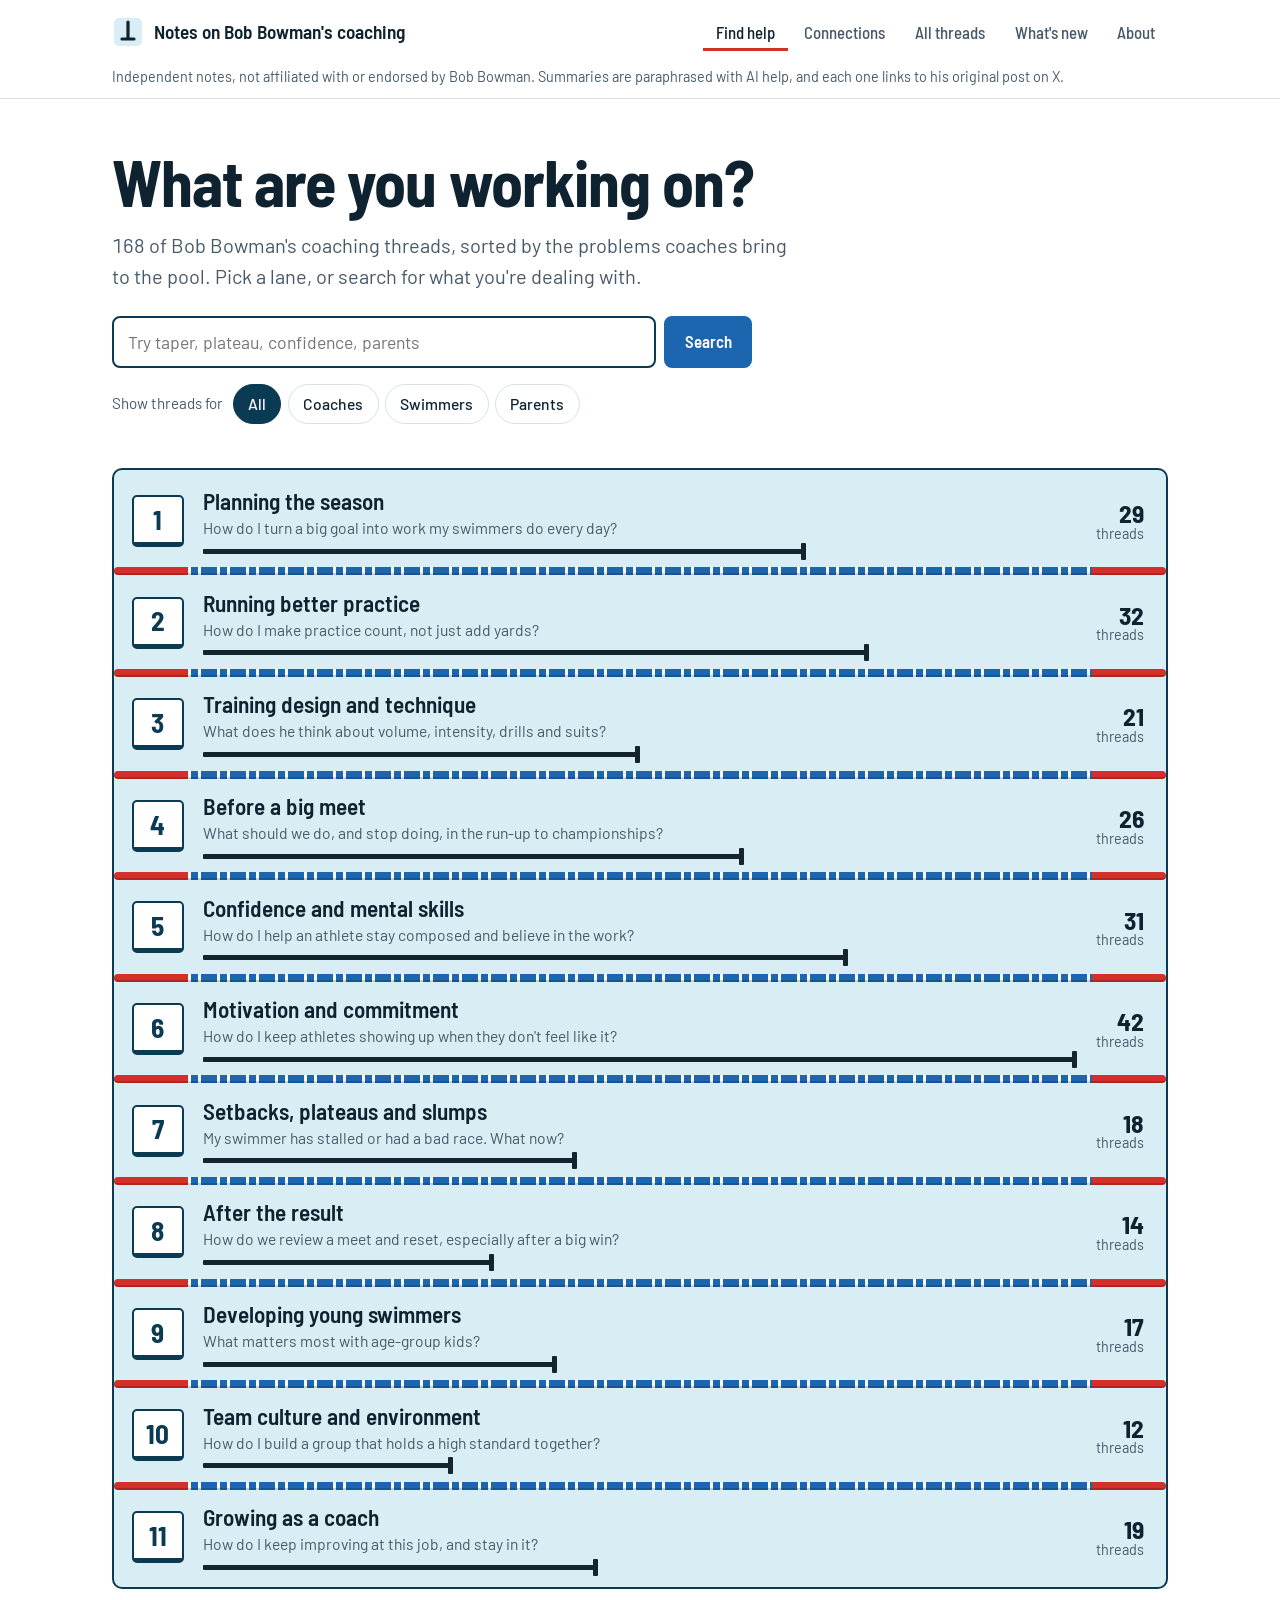
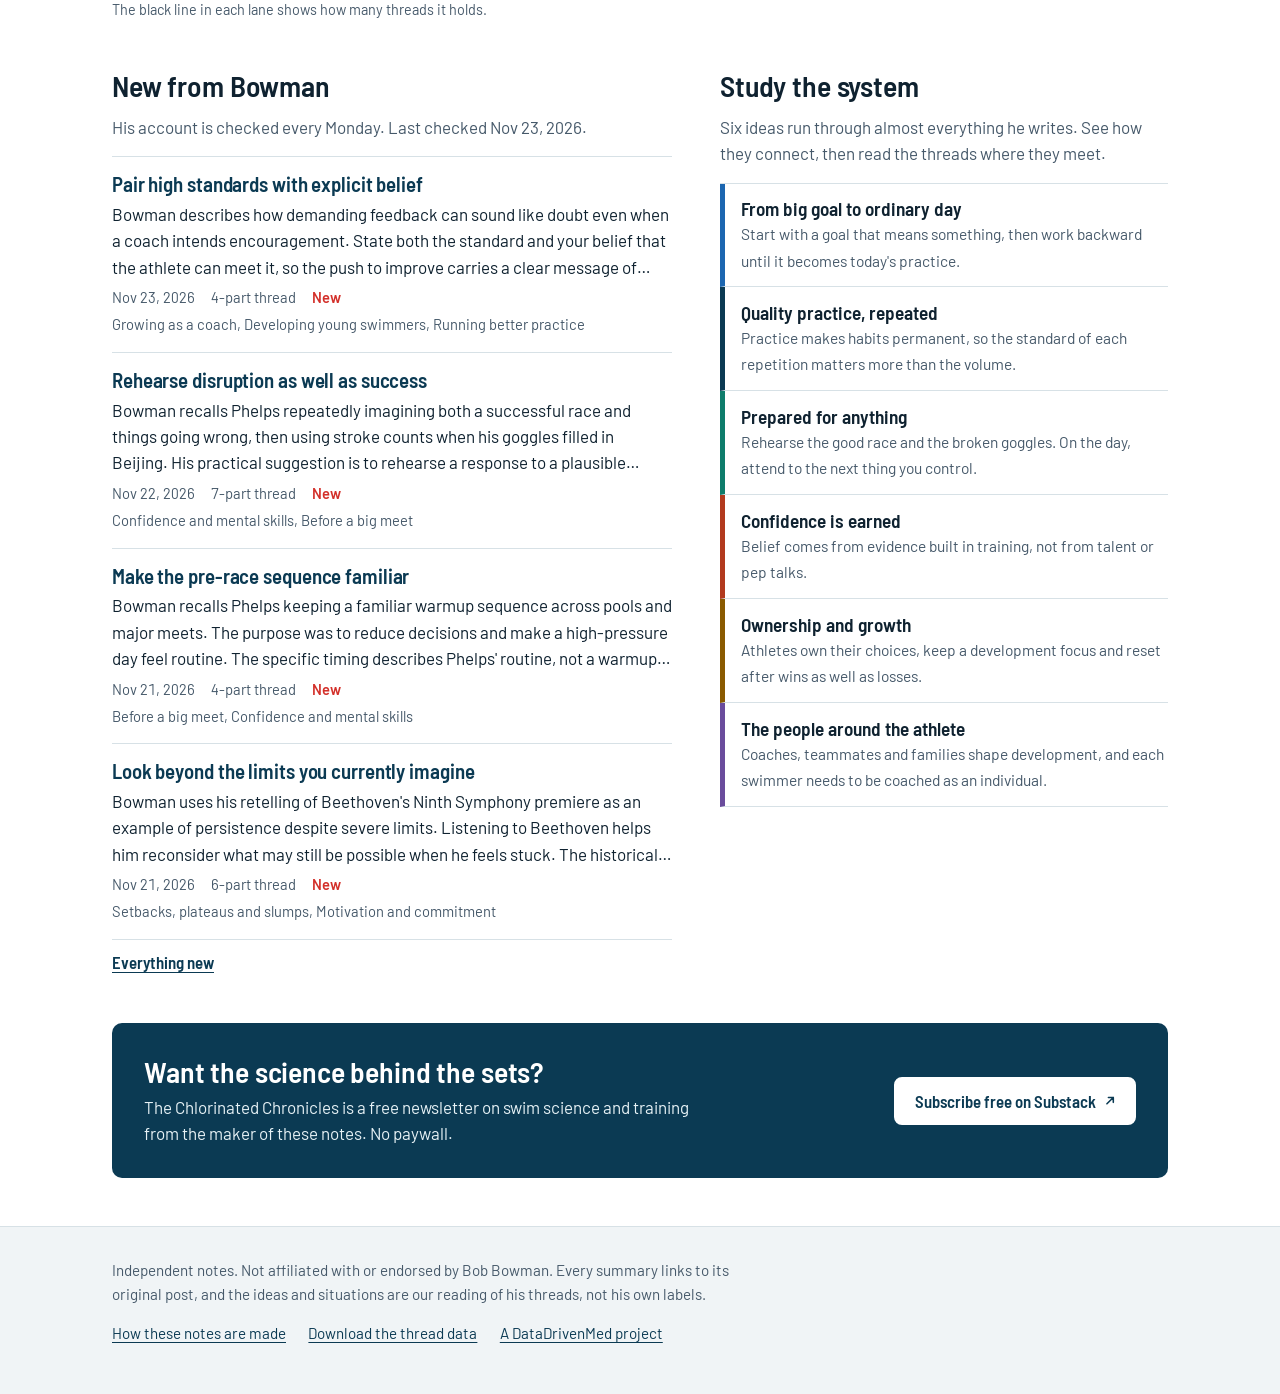
<file: index.html>
<!doctype html>
<html lang="en">
<head>
<meta charset="utf-8">
<meta name="viewport" content="width=device-width,initial-scale=1,viewport-fit=cover">
<meta name="description" content="Independent notes on Bob Bowman's public coaching threads, organized by the problems swim coaches, swimmers and parents bring to the pool. Not affiliated with or endorsed by Bob Bowman.">
<meta name="theme-color" content="#0B3A53">
<title>Notes on Bob Bowman's coaching</title>
<link rel="icon" href="./favicon.svg" type="image/svg+xml">
<link rel="preload" href="./fonts/barlow-latin-400-normal.woff2" as="font" type="font/woff2" crossorigin>
<link rel="preload" href="./fonts/barlow-semi-condensed-latin-600-normal.woff2" as="font" type="font/woff2" crossorigin>
<link rel="stylesheet" href="./styles.css?v=20261105-redesign">
</head>
<body>
<div id="atlas"><p class="loading">Loading the notes&hellip;</p></div>
<noscript><p class="loading">These notes need JavaScript. You can still read or download <a href="./threads.json">the original thread data</a> and <a href="./weekly-updates.json">the weekly additions</a>.</p></noscript>
<script type="module">
import { mountAtlas } from './app.js?v=20261105-redesign';
const root = document.getElementById('atlas');
const readJSON = async path => { const r = await fetch(path, {cache: 'no-cache'}); if (!r.ok) throw Error('Could not load ' + path); return r.json(); };
const unique = (items, key) => [...new Map(items.map(x => [x[key], x])).values()];
// The weekly agent writes weekly-updates.json in the same schema as before. Nothing here changes that contract.
Promise.all([
  readJSON('./threads.json'),
  readJSON('./weekly-updates.json').then(w => { if (w.schemaVersion !== 1 || !Array.isArray(w.threads) || !Array.isArray(w.archiveLedger)) throw Error('Invalid weekly data'); return w; }).catch(() => null),
  readJSON('./guide.json').catch(() => null)
]).then(([data, weekly, guide]) => {
  data.archiveThreadIds = data.threads.map(t => t.id);
  if (weekly) {
    data.threads = unique([...data.threads, ...weekly.threads], 'id');
    data.archiveLedger = unique([...data.archiveLedger, ...weekly.archiveLedger], 'id');
    data.updated = weekly.contentUpdated || data.updated;
    data.weeklyUpdate = weekly;
  }
  mountAtlas(root, data, guide, {weeklyFailed: !weekly});
}).catch(error => {
  root.replaceChildren();
  const h = document.createElement('h1'); h.textContent = 'The notes could not load';
  const p = document.createElement('p');
  p.textContent = 'threads.json must be valid JSON and sit beside index.html. Opening the file directly from your computer blocks data loading; use GitHub Pages or a local server. Details: ' + error.message;
  root.className = 'load-error'; root.append(h, p);
});
</script>
</body>
</html>
</file>
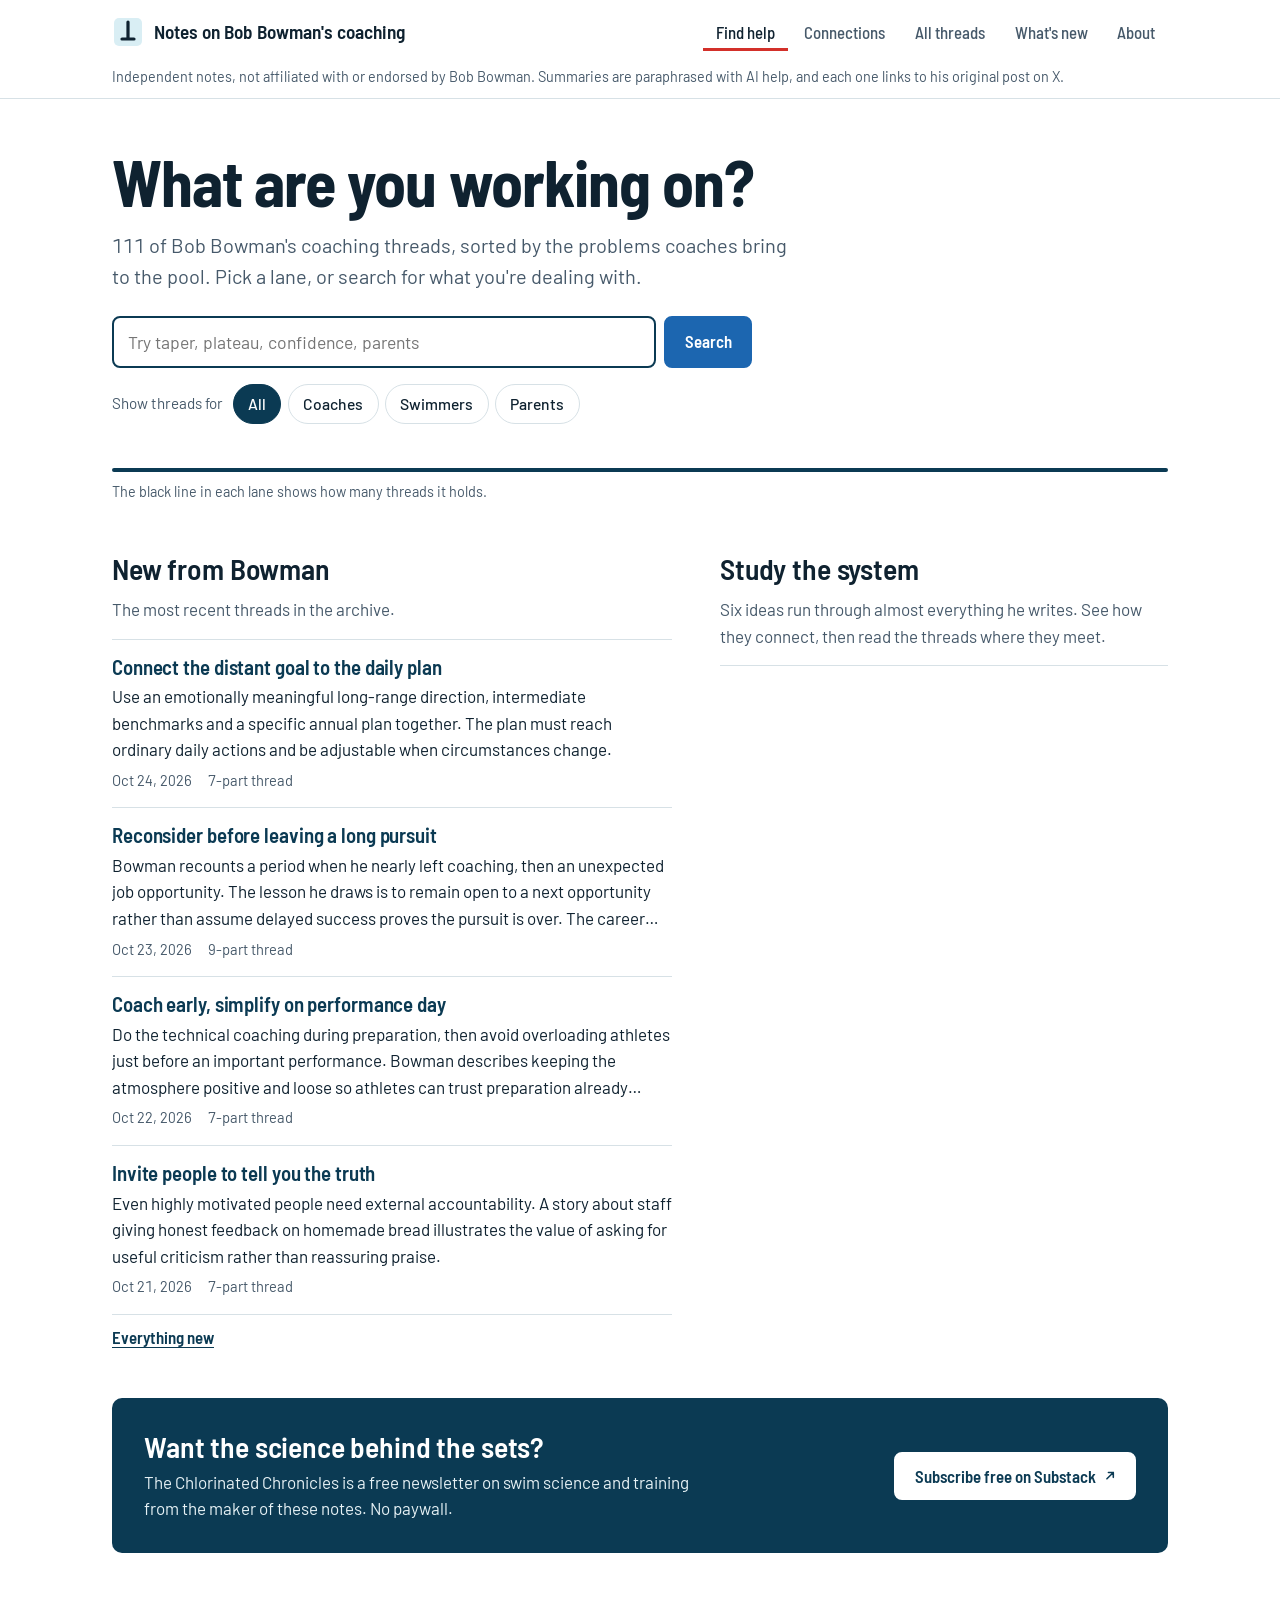
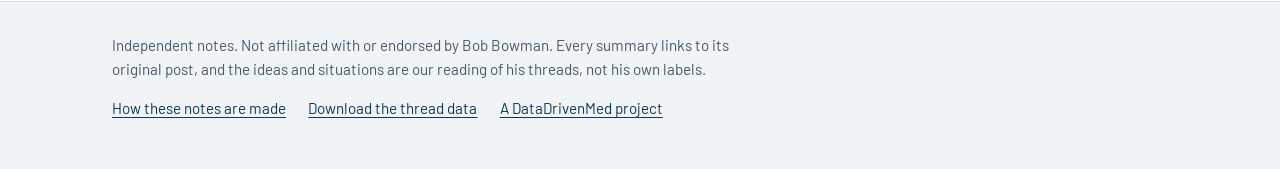
<file: 1-index.html>
<!doctype html>
<html lang="en">
<head>
<meta charset="utf-8"><meta name="viewport" content="width=device-width,initial-scale=1">
<meta name="description" content="An independent, curated notebook for exploring Bob Bowman's public coaching threads. Not affiliated with or endorsed by Bob Bowman.">
<title>Bob Bowman Coaching Insights Atlas</title>
<link rel="icon" href="./favicon.svg" type="image/svg+xml"><link rel="stylesheet" href="./styles.css">
</head>
<body><a class="skip" href="#atlas-main">Skip to notebook</a><div id="atlas"><p class="loading">Loading the notebook...</p></div>
<noscript>This notebook needs JavaScript for its views. Read or download <a href="./threads.json">the thread data</a> directly.</noscript>
<script type="module">
import { mountAtlas } from './app.js';
const root = document.getElementById('atlas');
fetch('./threads.json').then(r => {if (!r.ok) throw Error('Could not load threads.json'); return r.json();})
.then(data => mountAtlas(root, data)).catch(error => {
  root.replaceChildren(); const heading=document.createElement('h1'); heading.textContent='The notebook could not load';
  const p=document.createElement('p'); p.textContent='Check that threads.json is valid JSON and sits beside index.html. Opening this file directly may block data loading; use GitHub Pages or the local preview instructions in README.md. '+error.message;
  root.append(heading,p);
});
</script></body></html>
</file>
<file: styles.css>
/* Notes on Bob Bowman's coaching. Pool-deck palette, one type family in two widths. */
@font-face{font-family:Barlow;font-style:normal;font-weight:400;font-display:swap;src:url(./fonts/barlow-latin-400-normal.woff2) format('woff2')}
@font-face{font-family:Barlow;font-style:italic;font-weight:400;font-display:swap;src:url(./fonts/barlow-latin-400-italic.woff2) format('woff2')}
@font-face{font-family:Barlow;font-style:normal;font-weight:500;font-display:swap;src:url(./fonts/barlow-latin-500-normal.woff2) format('woff2')}
@font-face{font-family:Barlow;font-style:normal;font-weight:600;font-display:swap;src:url(./fonts/barlow-latin-600-normal.woff2) format('woff2')}
@font-face{font-family:'Barlow Semi Condensed';font-style:normal;font-weight:500;font-display:swap;src:url(./fonts/barlow-semi-condensed-latin-500-normal.woff2) format('woff2')}
@font-face{font-family:'Barlow Semi Condensed';font-style:normal;font-weight:600;font-display:swap;src:url(./fonts/barlow-semi-condensed-latin-600-normal.woff2) format('woff2')}
@font-face{font-family:'Barlow Semi Condensed';font-style:normal;font-weight:700;font-display:swap;src:url(./fonts/barlow-semi-condensed-latin-700-normal.woff2) format('woff2')}

:root{
  --ink:#0F2230; --deep:#0B3A53; --muted:#46596A; --line:#D7E1E6;
  --paper:#FFFFFF; --deck:#F0F4F6;
  --water:#D9EEF4; --water-2:#C5E4EE; --tline:#142530;
  --rope-blue:#1C66B0; --rope-red:#D3302A; --rope-white:#F7FBFC;
  --focus:#1C66B0;
  --body:Barlow,system-ui,-apple-system,'Segoe UI',sans-serif;
  --cond:'Barlow Semi Condensed',Barlow,'Arial Narrow',system-ui,sans-serif;
  --s1:.25rem; --s2:.5rem; --s3:.75rem; --s4:1rem; --s5:1.5rem; --s6:2rem; --s7:3rem; --s8:4.5rem;
  --nav-h:62px;
}
*{box-sizing:border-box}
html{-webkit-text-size-adjust:100%;scroll-padding-top:1rem}
body{margin:0;background:var(--paper);color:var(--ink);font:400 1.0625rem/1.55 var(--body);font-feature-settings:'lnum' 1,'tnum' 1}
img,svg{max-width:100%}
a{color:var(--deep);text-decoration-thickness:1px;text-underline-offset:.18em}
a:hover{color:var(--rope-blue)}
:focus-visible{outline:3px solid var(--focus);outline-offset:2px;border-radius:4px}
h1,h2,h3{font-family:var(--cond);color:var(--ink);line-height:1.1;margin:0 0 var(--s3);font-weight:600;letter-spacing:-.005em}
h1{font-size:clamp(2.25rem,6.5vw,3.5rem);font-weight:700;letter-spacing:-.015em}
h2{font-size:clamp(1.5rem,3.4vw,1.85rem)}
h3{font-size:1.3rem}
h1:focus{outline:none}
p{margin:0 0 var(--s4)}
.wrap{width:100%;max-width:1120px;margin:0 auto;padding:0 clamp(1rem,4vw,2rem)}
.sr{position:absolute;width:1px;height:1px;overflow:hidden;clip:rect(0 0 0 0);white-space:nowrap}
.muted{color:var(--muted)}
.small{font-size:.94rem}
.lede{font-size:1.2rem;color:var(--muted);max-width:62ch}
.loading,.load-error{max-width:640px;margin:20vh auto;padding:0 1rem;font-size:1.1rem}
.skip{position:absolute;left:-999px;top:0;background:var(--deep);color:#fff;padding:.6rem 1rem;z-index:20}
.skip:focus{left:1rem;top:1rem}
.ext{width:.7em;height:.7em;margin-left:.3em;vertical-align:.05em}

/* Header */
.top{border-bottom:1px solid var(--line);background:var(--paper)}
.top-inner{display:flex;align-items:center;justify-content:space-between;gap:var(--s4);min-height:64px}
.wordmark{display:flex;align-items:center;gap:.6rem;text-decoration:none;color:var(--ink);font:600 1.2rem/1.1 var(--cond)}
.wordmark svg{width:32px;height:32px;flex:none}
.nav-desk{display:none;gap:.25rem}
.nav-desk a{font:500 1.05rem/1 var(--cond);color:var(--muted);text-decoration:none;padding:.65rem .8rem;border-radius:6px}
.nav-desk a:hover{color:var(--ink);background:var(--deck)}
.nav-desk a[aria-current]{color:var(--ink);box-shadow:inset 0 -3px 0 var(--rope-red);border-radius:0}
.about-mobile{font:500 1rem var(--cond);color:var(--muted);padding:.6rem .2rem}
.disclaimer{font-size:.9rem;color:var(--muted);padding-top:.15rem;padding-bottom:.6rem;margin:0 auto}
.warn{background:#FFF4E5;border:1px solid #E7B66B;padding:.75rem 1rem;border-radius:8px;margin-top:var(--s4)}

/* Mobile nav: thumb reach on deck */
.nav-mobile{position:fixed;left:0;right:0;bottom:0;z-index:10;display:grid;grid-template-columns:repeat(4,1fr);background:var(--paper);border-top:1px solid var(--line);padding-bottom:env(safe-area-inset-bottom)}
.nav-mobile a{display:flex;flex-direction:column;align-items:center;justify-content:center;gap:2px;min-height:var(--nav-h);text-decoration:none;color:var(--muted);font:500 .82rem/1.1 var(--cond)}
.nav-mobile svg{width:24px;height:24px}
.nav-mobile a[aria-current]{color:var(--deep)}
.nav-mobile a[aria-current] svg{color:var(--rope-red)}
body{padding-bottom:calc(var(--nav-h) + env(safe-area-inset-bottom))}

/* Buttons, chips, pills */
.btn{display:inline-flex;align-items:center;justify-content:center;gap:.2rem;min-height:48px;padding:.6rem 1.15rem;border:2px solid var(--deep);border-radius:8px;background:var(--paper);color:var(--deep);font:600 1.05rem/1.1 var(--cond);text-decoration:none;cursor:pointer}
.btn:hover{background:var(--deck);color:var(--deep)}
.btn-primary{background:var(--rope-blue);border-color:var(--rope-blue);color:#fff}
.btn-primary:hover{background:#155391;border-color:#155391;color:#fff}
.linklike{background:none;border:0;padding:0;font:inherit;color:var(--deep);text-decoration:underline;text-underline-offset:.18em;cursor:pointer}
.chip{min-height:40px;padding:.4rem .9rem;border:1.5px solid var(--line);border-radius:999px;background:var(--paper);color:var(--ink);font:500 .98rem/1 var(--body);cursor:pointer}
.chip[aria-pressed="true"]{background:var(--deep);border-color:var(--deep);color:#fff}
.aud{display:flex;flex-wrap:wrap;align-items:center;gap:.4rem;margin:var(--s4) 0}
.aud-label{font-size:.95rem;color:var(--muted);margin-right:.2rem;width:100%}
.pills{display:flex;flex-wrap:wrap;gap:.5rem}
.pill{display:inline-flex;align-items:center;gap:.35rem;min-height:40px;padding:.35rem .85rem .35rem .7rem;border-radius:999px;border:1.5px solid var(--c);background:color-mix(in srgb,var(--c) 8%,#fff);color:var(--ink);text-decoration:none;font-weight:500}
.pill::before{content:"";width:.6rem;height:.6rem;border-radius:50%;background:var(--c);flex:none}
.pill:hover{background:color-mix(in srgb,var(--c) 18%,#fff);color:var(--ink)}
.pill-n{color:var(--muted);font-size:.9rem}

/* Home intro */
.intro{padding-top:var(--s6);padding-bottom:var(--s3)}
.intro h1{max-width:14ch;font-size:clamp(2.25rem,9vw,4rem)}
.intro .lede{font-size:1.12rem}
.search{display:flex;gap:.5rem;max-width:640px;margin-top:var(--s5)}
.search input,.field input,.field select,.sort select{flex:1;min-width:0;min-height:52px;padding:.6rem .9rem;border:2px solid var(--deep);border-radius:8px;font:400 1.1rem var(--body);color:var(--ink);background:#fff}
.quick{max-width:640px}
.quick:not(:empty){margin-top:.6rem;padding:.9rem 1rem;border:1px solid var(--line);border-radius:8px;background:var(--deck)}
.quick ul{list-style:none;margin:0 0 .5rem;padding:0}
.quick li a{display:block;padding:.45rem 0;font-weight:500}
.quick p{margin:0 0 .4rem}
.quick-sit{font-size:.95rem}

/* The pool: the one bold element */
.pool-wrap{margin-top:var(--s4)}
.pool{list-style:none;margin:0;padding:0;border-radius:10px;overflow:hidden;background:var(--water);border:2px solid var(--deep)}
.lane{position:relative}
.lane + .lane::before{content:"";position:absolute;left:0;right:0;top:-4px;height:8px;z-index:1;pointer-events:none;
  background:
    linear-gradient(90deg,var(--rope-red) 0 7%,transparent 7% 93%,var(--rope-red) 93%),
    repeating-linear-gradient(90deg,var(--rope-blue) 0 16px,var(--rope-white) 16px 19px,var(--rope-blue) 19px 26px,var(--rope-white) 26px 29px);
  border-radius:4px;box-shadow:inset 0 -2px 0 rgba(0,0,0,.18)}
.lane a{display:grid;grid-template-columns:auto 1fr auto;align-items:center;gap:.9rem;padding:1.05rem 1rem 1rem .85rem;text-decoration:none;color:var(--ink);min-height:96px}
.lane a:hover{background:var(--water-2)}
.lane a:focus-visible{outline-offset:-4px}
.block{display:grid;place-items:center;width:44px;height:44px;flex:none;background:#fff;border:2px solid var(--deep);border-bottom-width:5px;border-radius:5px;font:700 1.45rem/1 var(--cond);color:var(--deep)}
.block-lg{width:64px;height:64px;font-size:2.1rem;border-bottom-width:7px}
.block-sm{width:30px;height:30px;font-size:1rem;border-width:1.5px;border-bottom-width:3px;border-radius:4px}
.lane-body{display:flex;flex-direction:column;min-width:0}
.lane-title{font:600 1.32rem/1.15 var(--cond)}
.lane-q{color:var(--muted);font-size:.98rem;line-height:1.35;margin-top:.15rem}
.tline{position:relative;display:block;height:5px;margin-top:.65rem;width:calc(var(--w) * 100%);background:var(--tline);border-radius:1px;transform-origin:left;animation:swim .9s cubic-bezier(.2,.7,.2,1) both}
.tline::after{content:"";position:absolute;right:0;top:-6px;width:5px;height:17px;background:var(--tline);border-radius:1px}
.lane:nth-child(2) .tline{animation-delay:.04s}.lane:nth-child(3) .tline{animation-delay:.08s}.lane:nth-child(4) .tline{animation-delay:.12s}.lane:nth-child(5) .tline{animation-delay:.16s}.lane:nth-child(6) .tline{animation-delay:.2s}.lane:nth-child(7) .tline{animation-delay:.24s}.lane:nth-child(8) .tline{animation-delay:.28s}.lane:nth-child(9) .tline{animation-delay:.32s}.lane:nth-child(10) .tline{animation-delay:.36s}.lane:nth-child(11) .tline{animation-delay:.4s}
@keyframes swim{from{transform:scaleX(0)}to{transform:scaleX(1)}}
.lane-n{text-align:right;font-size:.9rem;color:var(--muted);line-height:1.1}
.lane-n b{display:block;font:700 1.6rem/1 var(--cond);color:var(--ink)}
.pool-note{font-size:.9rem;color:var(--muted);margin-top:.6rem}

/* Home lower half */
.split{display:grid;gap:var(--s7);margin-top:var(--s7)}
.more{display:inline-block;margin-top:var(--s3);font:600 1.05rem var(--cond)}
.principles{list-style:none;margin:0;padding:0;border-top:1px solid var(--line)}
.principles a{display:block;padding:.85rem 0 .85rem 1rem;border-bottom:1px solid var(--line);border-left:5px solid var(--c);text-decoration:none;color:var(--ink)}
.principles a:hover{background:var(--deck)}
.principles strong{display:block;font:600 1.2rem/1.2 var(--cond)}
.principles span{color:var(--muted);font-size:.97rem}

/* Thread rows (not cards) */
.rows{list-style:none;margin:0;padding:0;border-top:1px solid var(--line)}
.row{padding:1rem 0;border-bottom:1px solid var(--line)}
.row h3{font-size:1.3rem;margin:0 0 .3rem}
.row h3 a{text-decoration:none;color:var(--deep)}
.row h3 a:hover{text-decoration:underline}
.row-sum{margin:0 0 .4rem;max-width:72ch;color:var(--ink)}
.row-meta{display:flex;flex-wrap:wrap;gap:.25rem 1rem;margin:0;font-size:.92rem;color:var(--muted)}
.row-sits{flex-basis:100%}
.new-tag{color:var(--rope-red);font-weight:600}
.row-start{background:linear-gradient(90deg,var(--water) 0,var(--water) 6px,transparent 6px);padding-left:1rem}
.start{font:600 .95rem var(--cond);color:var(--deep);margin:0 0 .15rem}

/* Pages */
.page{padding-top:var(--s5);padding-bottom:var(--s7)}
.crumb{margin-bottom:var(--s4);font-size:.98rem}
.crumb a::before{content:"\2039";margin-right:.35rem;text-decoration:none;display:inline-block}
.sit-head{display:flex;gap:1rem;align-items:flex-start;margin-bottom:var(--s4)}
.sit-head h1{font-size:clamp(2rem,6vw,3rem)}
.question{font-size:1.25rem;line-height:1.35;margin-bottom:.4rem}
.list-bar{display:flex;align-items:center;justify-content:space-between;gap:.5rem 1rem;flex-wrap:wrap;border-bottom:1px solid var(--line);padding-bottom:.4rem}
.list-bar .count{margin:0}
.sort{display:flex;align-items:center;gap:.5rem;font-size:.95rem;color:var(--muted)}
.sort select{min-height:44px;font-size:1rem;flex:none;padding:.4rem .6rem}
.list-bar + .rows{border-top:0}
.count{font-size:.98rem;color:var(--muted);margin:var(--s2) 0 var(--s3)}
.other{margin-top:var(--s7)}
.other ul{list-style:none;padding:0;margin:0;display:grid;gap:.15rem}
.other a{display:flex;align-items:center;gap:.7rem;padding:.45rem 0;font:500 1.1rem var(--cond);text-decoration:none;color:var(--ink)}
.other a:hover{color:var(--rope-blue)}
.empty{padding:var(--s5);border:1.5px dashed var(--line);border-radius:10px;background:var(--deck);margin:var(--s4) 0}

/* Reader */
.reader{max-width:680px}
.filed{font-size:.98rem;color:var(--muted);margin-bottom:var(--s2)}
.reader h1{font-size:clamp(2rem,6vw,2.9rem)}
.reader-meta{display:flex;flex-wrap:wrap;gap:.3rem 1.1rem;color:var(--muted);font-size:.98rem;margin-bottom:var(--s5)}
.summary{font-size:1.32rem;line-height:1.5;margin-bottom:var(--s5)}
.reader section{margin-top:var(--s6)}
.steps{list-style:none;counter-reset:s;margin:0;padding:0}
.steps li{counter-increment:s;position:relative;padding:0 0 1.1rem 3rem;margin:0}
.steps li::before{content:counter(s);position:absolute;left:0;top:-.1rem;width:2rem;height:2rem;display:grid;place-items:center;border-radius:50%;background:var(--water);color:var(--deep);font:700 1.05rem/1 var(--cond)}
.steps li:not(:last-child)::after{content:"";position:absolute;left:calc(1rem - 1px);top:2.1rem;bottom:.15rem;width:2px;background:var(--water-2)}
.steps p{margin:0 0 .15rem}
.step-link{font-size:.92rem}
blockquote{margin:0 0 var(--s4);padding:.4rem 0 .4rem 1.1rem;border-left:4px solid var(--rope-red)}
blockquote p{font:500 1.35rem/1.35 var(--cond);margin:0 0 .3rem}
.cite{font-size:.92rem}
.notes{margin-top:var(--s6);border-top:1px solid var(--line);padding-top:var(--s3);color:var(--muted);font-size:.96rem}
.notes summary{cursor:pointer;font:600 1.05rem var(--cond);color:var(--ink);min-height:44px;display:flex;align-items:center}
.related{margin-top:var(--s7)}

/* Newsletter prompt */
.cta{display:grid;gap:var(--s4);align-items:center;margin-top:var(--s7);padding:var(--s5);border-radius:10px;background:var(--deep);color:#E6F1F5}
.cta h2{color:#fff;margin-bottom:.35rem}
.cta p{margin:0;max-width:56ch}
.cta .btn-primary{background:#fff;border-color:#fff;color:var(--deep)}
.cta .btn-primary:hover{background:var(--water);border-color:var(--water)}

/* Library */
.filters{display:grid;gap:.75rem;margin-top:var(--s5)}
.field{display:flex;flex-direction:column;gap:.3rem}
.field label{font-size:.95rem;color:var(--muted)}
.field input,.field select{font-size:1.05rem;min-height:48px}
.year{margin-top:var(--s6)}
.year h2{font-size:2.2rem;font-weight:700;color:var(--deep);border-bottom:3px solid var(--tline);padding-bottom:.25rem;margin-bottom:0}
.year .rows{border-top:0}

/* Connections */
.legend{display:flex;flex-wrap:wrap;gap:.5rem;margin:var(--s5) 0}
.legend a{display:inline-flex;align-items:center;gap:.45rem;min-height:44px;padding:.4rem .9rem;border-radius:8px;border:1.5px solid var(--line);text-decoration:none;color:var(--ink);font:500 1.02rem var(--cond)}
.legend a::before{content:"";width:.75rem;height:.75rem;border-radius:3px;background:var(--c)}
.legend a[aria-current]{border-color:var(--c);background:color-mix(in srgb,var(--c) 10%,#fff);box-shadow:inset 0 -3px 0 var(--c)}
.explorer{display:grid;gap:var(--s5)}
.graph-panel{border:1.5px solid var(--line);border-radius:10px;padding:var(--s4);background:linear-gradient(var(--paper),var(--deck))}
.graph-head h2{margin-bottom:.1rem}
.graph{width:100%;margin-top:var(--s2)}
.graph svg{display:block;margin:0 auto;overflow:visible}
.g-label{font:500 14px var(--body)}
.g-n{font:700 12px var(--cond);fill:var(--ink)}
.g-center-label{font:700 17px var(--cond);fill:#fff}
.g-center-n{font:500 12px var(--body);fill:#fff;opacity:.9}
.g-node{cursor:pointer}
.g-node:hover rect{stroke-width:3}
.g-node:focus-visible{outline:none}
.g-node:focus-visible rect{stroke:var(--focus);stroke-width:4}
.prin-blurb{margin:var(--s3) 0 0;padding-left:.8rem;border-left:4px solid var(--c);color:var(--muted)}
.bars{list-style:none;margin:0;padding:0}
.bars a{display:grid;grid-template-columns:minmax(0,9.5rem) 1fr 2rem;align-items:center;gap:.6rem;min-height:44px;padding:.15rem .4rem;border-radius:6px;text-decoration:none;color:var(--ink)}
.bars a:hover{background:var(--deck)}
.bars a[aria-current]{background:var(--water)}
.bar-label{font-weight:500;line-height:1.2}
.bar{display:block;height:12px;width:calc(var(--w) * 100%);min-width:6px;background:var(--c);border-radius:2px}
.bar-n{text-align:right;font:700 1.05rem var(--cond)}
.meet{margin-top:var(--s6)}
.index{margin-top:var(--s7)}
.index-group{margin-bottom:var(--s5);padding-left:.9rem;border-left:4px solid var(--c)}
.index-group h3{font-size:1.15rem}

/* About */
.prose{max-width:760px}
.prose h2{margin-top:var(--s6)}
.prose h3{margin-top:var(--s5)}
.prose li{margin-bottom:.4rem}
.ledger{list-style:none;padding:0;margin:0;font-size:.95rem}
.ledger li{padding:.45rem 0;border-bottom:1px solid var(--line);display:flex;flex-wrap:wrap;gap:.2rem .8rem}
.ledger li span{font-weight:600}

/* Footer */
.foot{margin-top:var(--s7);background:var(--deck);border-top:1px solid var(--line);padding:var(--s6) 0;font-size:.95rem;color:var(--muted)}
.foot-inner p{max-width:70ch}
.foot-links{display:flex;flex-wrap:wrap;gap:.5rem 1.4rem}

@media (min-width:640px){
  .aud-label{width:auto}
  .lane a{grid-template-columns:auto 1fr auto;padding:1.15rem 1.4rem 1.1rem 1.1rem;gap:1.2rem}
  .block{width:52px;height:52px;font-size:1.7rem}
  .lane-title{font-size:1.45rem}
  .filters{grid-template-columns:2fr 1fr 1fr;align-items:end}
  .cta{grid-template-columns:1fr auto;padding:var(--s6)}
}
@media (min-width:900px){
  .nav-desk{display:flex}
  .about-mobile,.nav-mobile{display:none}
  body{padding-bottom:0}
  .split{grid-template-columns:1.25fr 1fr}
  .explorer{grid-template-columns:minmax(0,1.7fr) minmax(280px,1fr);align-items:start}
  .intro{padding-top:var(--s7)}
  .intro h1{max-width:none}
  .intro .lede{font-size:1.25rem}
}
@media (prefers-reduced-motion:reduce){.tline{animation:none}}
@media print{.nav-mobile,.nav-desk,.cta,.skip,.foot-links{display:none}body{padding:0}}
.row-sum{display:-webkit-box;-webkit-line-clamp:3;-webkit-box-orient:vertical;overflow:hidden}
.notes summary{list-style:none;gap:.5rem}
.notes summary::-webkit-details-marker{display:none}
.notes summary::before{content:"+";display:grid;place-items:center;width:1.4rem;height:1.4rem;border:1.5px solid var(--deep);border-radius:4px;font:600 1rem/1 var(--body);color:var(--deep)}
.notes[open] summary::before{content:"\2212"}
.lane-empty .lane-body,.lane-empty .lane-n{opacity:.55}
</file>
